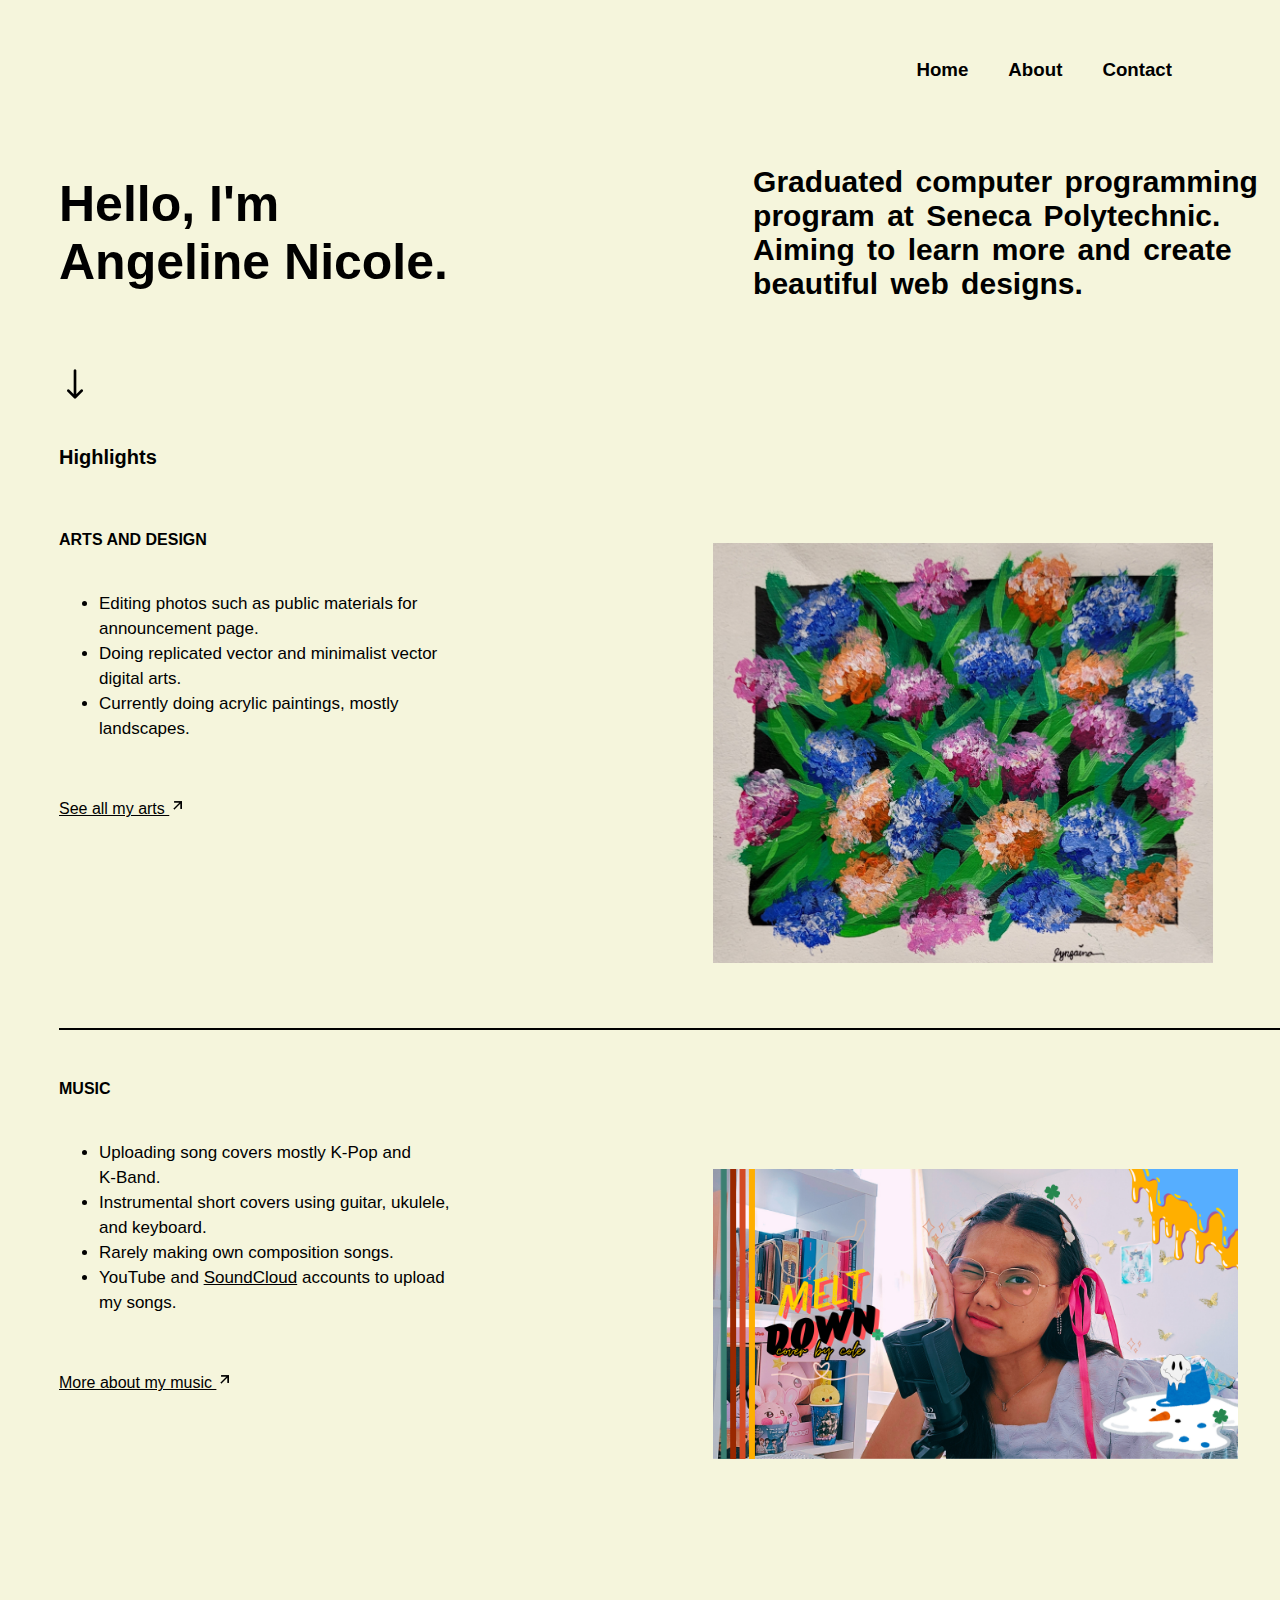
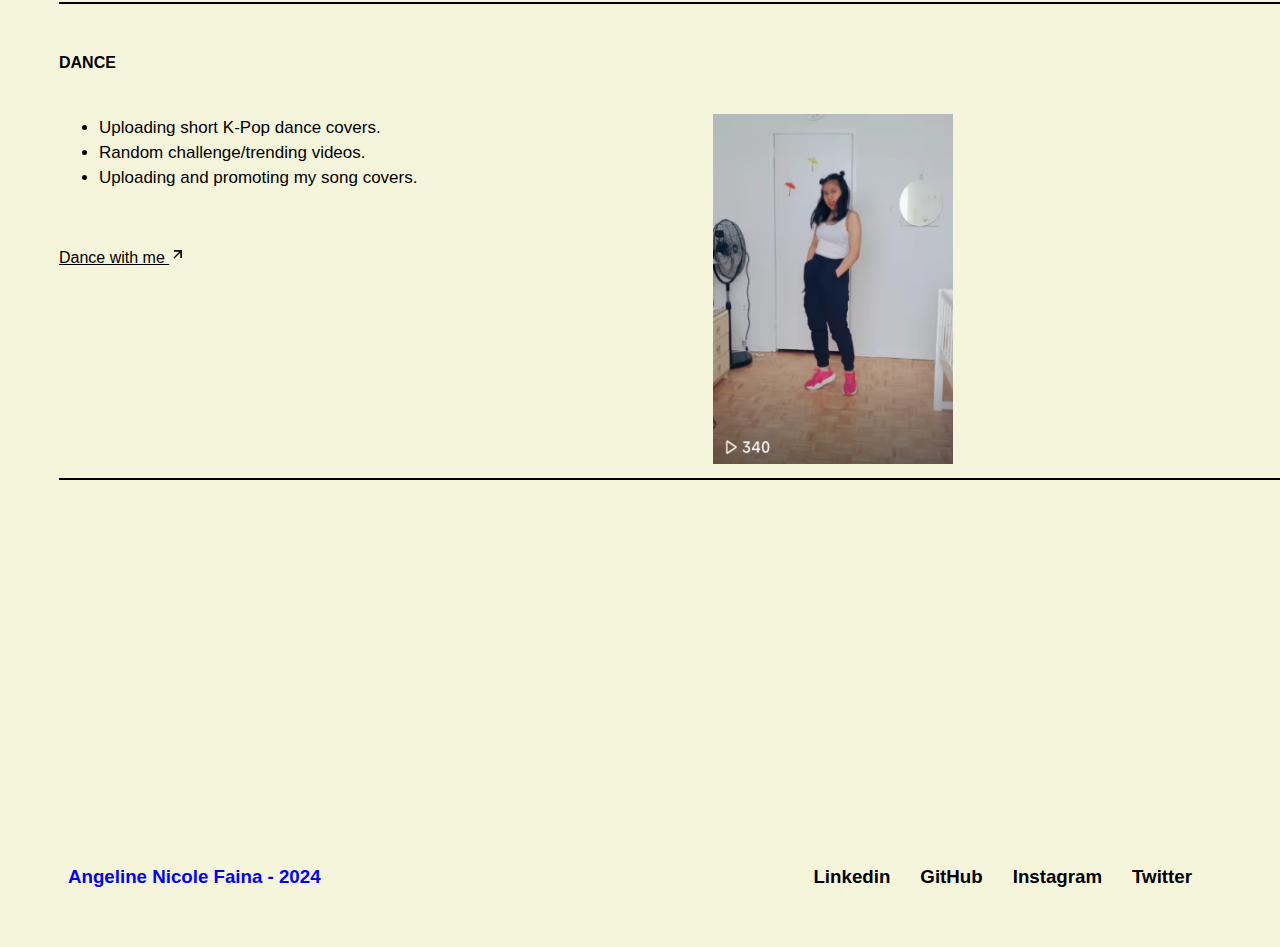
<file: index.html>
<!DOCTYPE html>
<html>
  <head>
    <title>Home Page</title>
    <link href="../css/index.css" rel="stylesheet">
  </head>
  <body>

    <!-- menu section including icons -->
    <section id="menu">
      <header>
        <nav>
          <!-- <a href="https://www.flaticon.com/free-icons/user" title="user icons">User icons created by Freepik - Flaticon</a> -->
          <img src="../image/user.png" alt="user-profile icon">
          <a href="./index.html"><h3>Home</h3></a>
          <a href="./about.html"><h3>About</h3></a>
          <a href="./contact.html"><h3>Contact</h3></a>
        </nav>
      </header>
    </section>

    <table>
    <!-- name and introduction -->
        <th scope="col"><h1>Hello, I'm<br>Angeline Nicole.</h1></th>
        <th scope="col"><h2>Graduated computer programming<br>program at Seneca Polytechnic.<br>Aiming to learn more and create<br>beautiful web designs.</h2></th>
      </tr>
      <tr>
        <!-- <a href="https://www.flaticon.com/free-icons/down-arrow" title="down arrow icons">Down arrow icons created by Handicon - Flaticon</a> -->
        <th scope="col"><img src="../image/down-arrow.png" alt="down-arrow icon"></th>
      </tr>

    <!-- highlights -->
    <main>
      <tr>
        <th colspan="2">
          <h3>Highlights</h3>
        </th>
      </tr>
      <div class="arts-and-design">
      <tr>
        <th>
          <h4>ARTS AND DESIGN</h4>
        </th>
        <td rowspan="2">
          <img src="../image/flowerpainting.jpg" alt="acrylic flower painting"/>
        </td>
      </tr>
      <tr>
          <td scope="row">
            <ul>
              <li>Editing photos such as public materials for<br>announcement page.</li>
              <li>Doing replicated vector and minimalist vector<br>digital arts.</li>
              <li>Currently doing acrylic paintings, mostly<br>landscapes.</li>
            </ul>
            <!-- <a href="https://www.flaticon.com/free-icons/up-right" title="up right icons">Up right icons created by Bharat Icons - Flaticon</a> -->
            <a href="https://www.instagram.com/mysticolee/" target="_blank">See all my arts
              <img src="../image/right-up.png" alt="right-up arrow">
            </a>
          </td>
      </div>

      <tr>
        <td colspan="3">
          <hr class="custom-line">
        </td>
      </tr>

      <div class="music">
        <tr>
          <th>
            <h4>MUSIC</h4>
          </th>
          <td rowspan="2">
            <img src="../image/songcoverthbn.png" alt="day6 melt down song cover thumbnail">
          </td>
        </tr>
          <td scope="row">
          <ul>
            <li>Uploading song covers mostly K-Pop and<br>K-Band.</li>
            <li>Instrumental short covers using guitar, ukulele,<br>and keyboard.</li>
            <li>Rarely making own composition songs.</li>
            <li>YouTube and <a href="https://soundcloud.com/cole-469833499" target="_blank">SoundCloud</a> accounts to upload<br>my songs.</li>
          </ul>
          <a href="https://www.youtube.com/@vocalyn" target="_blank">More about my music
            <img src="../image/right-up.png" alt="right-up arrow">
          </a>
          </td>
      </div>
      
      <tr>
        <td colspan="3">
          <hr class="custom-line">
        </td>
      </tr>

      <div class="dance">
        <tr>
          <th>
            <h4>DANCE</h4>
          </th>
          <td rowspan="2">
            <img src="../image/dancethumbnail.png" alt="water dance challenge thumbnail"/>
          </td>
        </tr>
          <td scope="row">
          <ul>
            <li>Uploading short K-Pop dance covers.</li>
            <li>Random challenge/trending videos.</li>
            <li>Uploading and promoting my song covers.</li>
          </ul>
          <a href="https://www.tiktok.com/@mysticolee" target="_blank">Dance with me
            <img src="../image/right-up.png" alt="right-up arrow">
          </a>
          </td>
      </div>
      
      <tr>
        <td colspan="3">
          <hr class="custom-line">
        </td>
      </tr> 
      
    </main>
    </table>
  </body>

  <!-- contact information -->
  <footer>
    <header>
      <br>
      <div class="footer-container">
        <h3>Angeline Nicole Faina - 2024</h3>
          <div class="socials">
            <a href="https://www.linkedin.com/in/lynfaina/" target="_blank"><h3>Linkedin</h3></a>
            <a href="https://github.com/lynfaina" target="_blank"><h3>GitHub</h3></a>
            <a href="https://www.instagram.com/lynfaina/" target="_blank"><h3>Instagram</h3></a>
            <a href="https://x.com/mysticalyn" target="_blank"><h3>Twitter</h3></a>
          </div>
      </div>
    </header>
  </footer>
</html>
</file>
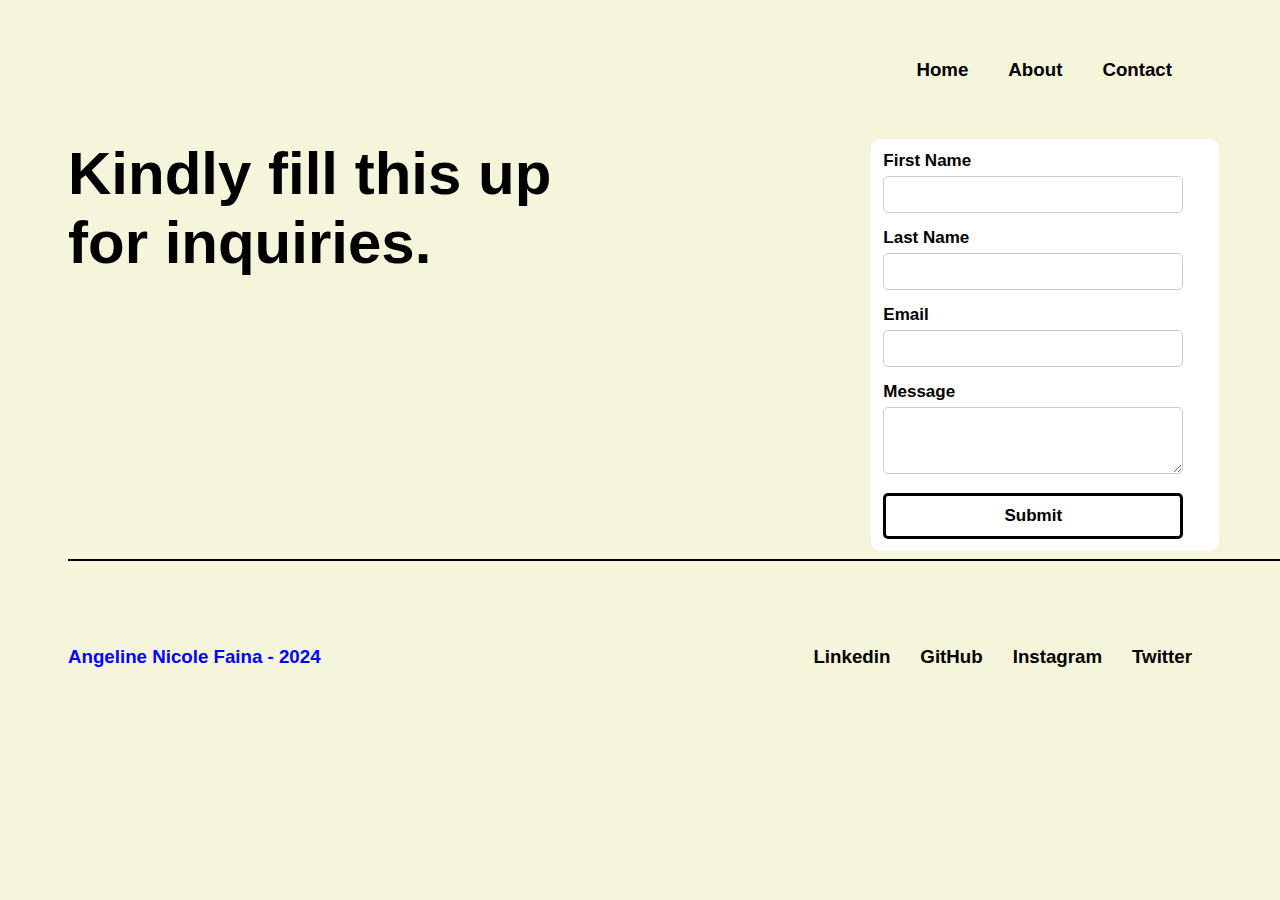
<file: contact.html>
<!DOCTYPE html>
<html>
  <head>
    <title>Contact Page</title>
    <link href="../css/contact.css" rel="stylesheet">
  </head>
  <body>

    <!-- menu section including icons -->
    <section id="menu">
        <header>
          <nav>
            <!-- <a href="https://www.flaticon.com/free-icons/user" title="user icons">User icons created by Freepik - Flaticon</a> -->
            <img src="../image/user.png" alt="user-profile icon">
            <a href="./index.html"><h3>Home</h3></a>
            <a href="./about.html"><h3>About</h3></a>
            <a href="./contact.html"><h3>Contact</h3></a>
          </nav>
        </header>
      </section>

    <section id="body">
      <div class="container">
        <!-- opening greetings -->
        <h1>Kindly fill this up<br>for inquiries.</h1>

      <main>
      <!-- form to send to operator's email -->
        <div class="form-container">
          <form action="../html/submit.html" method="POST">
            <label for="name">First Name</label>
            <br>
            <input type="text" name="name" id="name" pattern="[a-zA-Z]+">
            <br>
            <label for="surname">Last Name</label>
            <br>
            <input type="text" name="surname" id="surname" required pattern="[a-zA-Z]+">
            <br>
            <label for="email">Email</label>
            <br>
            <input type="text" name="email" id="email" required>
            <br>
            <label for="message">Message</label>
            <br>
            <textarea name="message" id="message" rows="3" cols="15" required>
            </textarea>
            <br>
            <button type="submit">Submit</button>
          </form>
        </div>
      </div>
    </main>

    </section>

    <hr class="custom-line">

  </body>
  
  <!-- contact information -->
  <footer>
    <header>
      <br>
      <div class="footer-container">
        <h3>Angeline Nicole Faina - 2024</h3>
          <div class="socials">
            <a href="https://www.linkedin.com/in/lynfaina/" target="_blank"><h3>Linkedin</h3></a>
            <a href="https://github.com/lynfaina" target="_blank"><h3>GitHub</h3></a>
            <a href="https://www.instagram.com/lynfaina/" target="_blank"><h3>Instagram</h3></a>
            <a href="https://x.com/mysticalyn" target="_blank"><h3>Twitter</h3></a>
          </div>
      </div>
    </header>
  </footer>
</html>
</file>
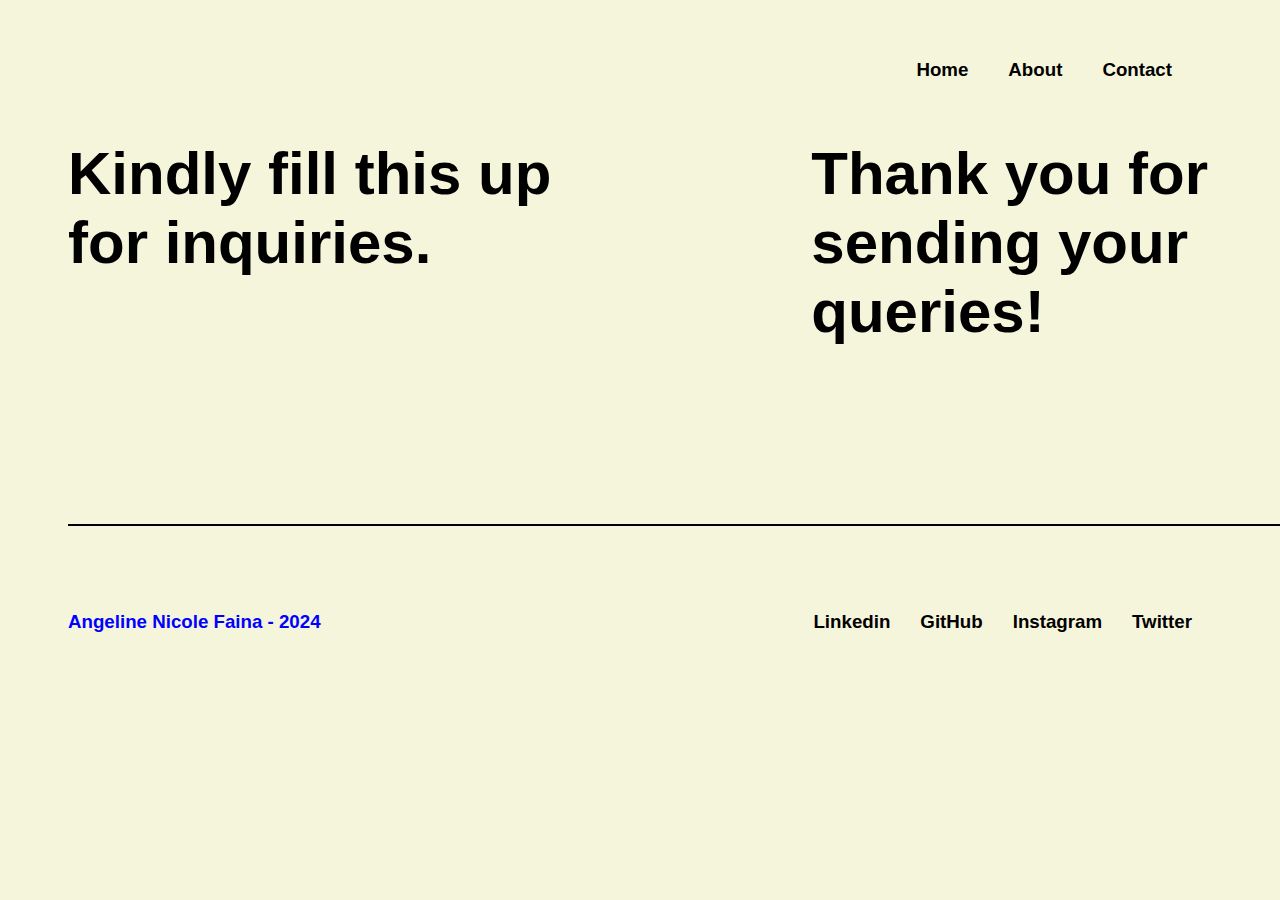
<file: submit.html>
<!DOCTYPE html>
<html>
  <head>
    <title>Submit Page</title>
    <link href="../css/submit.css" rel="stylesheet">
  </head>
  <body>

    <!-- menu section including icons -->
    <section id="menu">
        <header>
          <nav>
            <!-- <a href="https://www.flaticon.com/free-icons/user" title="user icons">User icons created by Freepik - Flaticon</a> -->
            <img src="../image/user.png" alt="user-profile icon">
            <a href="./index.html"><h3>Home</h3></a>
            <a href="./about.html"><h3>About</h3></a>
            <a href="./contact.html"><h3>Contact</h3></a>
          </nav>
        </header>
      </section>

    <section id="body">
      <!-- opening greetings -->
      <div class="container">
          <h1>Kindly fill this up<br>for inquiries.</h1>
        <div class="submit-container">
          <h2>Thank you for sending your queries!</h2>
        </div>
      </div>
    </section>

    <hr class="custom-line">

  </body>
  
  <!-- contact information -->
  <footer>
    <header>
      <br>
      <div class="footer-container">
        <h3>Angeline Nicole Faina - 2024</h3>
          <div class="socials">
            <a href="https://www.linkedin.com/in/lynfaina/" target="_blank"><h3>Linkedin</h3></a>
            <a href="https://github.com/lynfaina" target="_blank"><h3>GitHub</h3></a>
            <a href="https://www.instagram.com/lynfaina/" target="_blank"><h3>Instagram</h3></a>
            <a href="https://x.com/mysticalyn" target="_blank"><h3>Twitter</h3></a>
          </div>
      </div>
    </header>
  </footer>
</html>
</file>
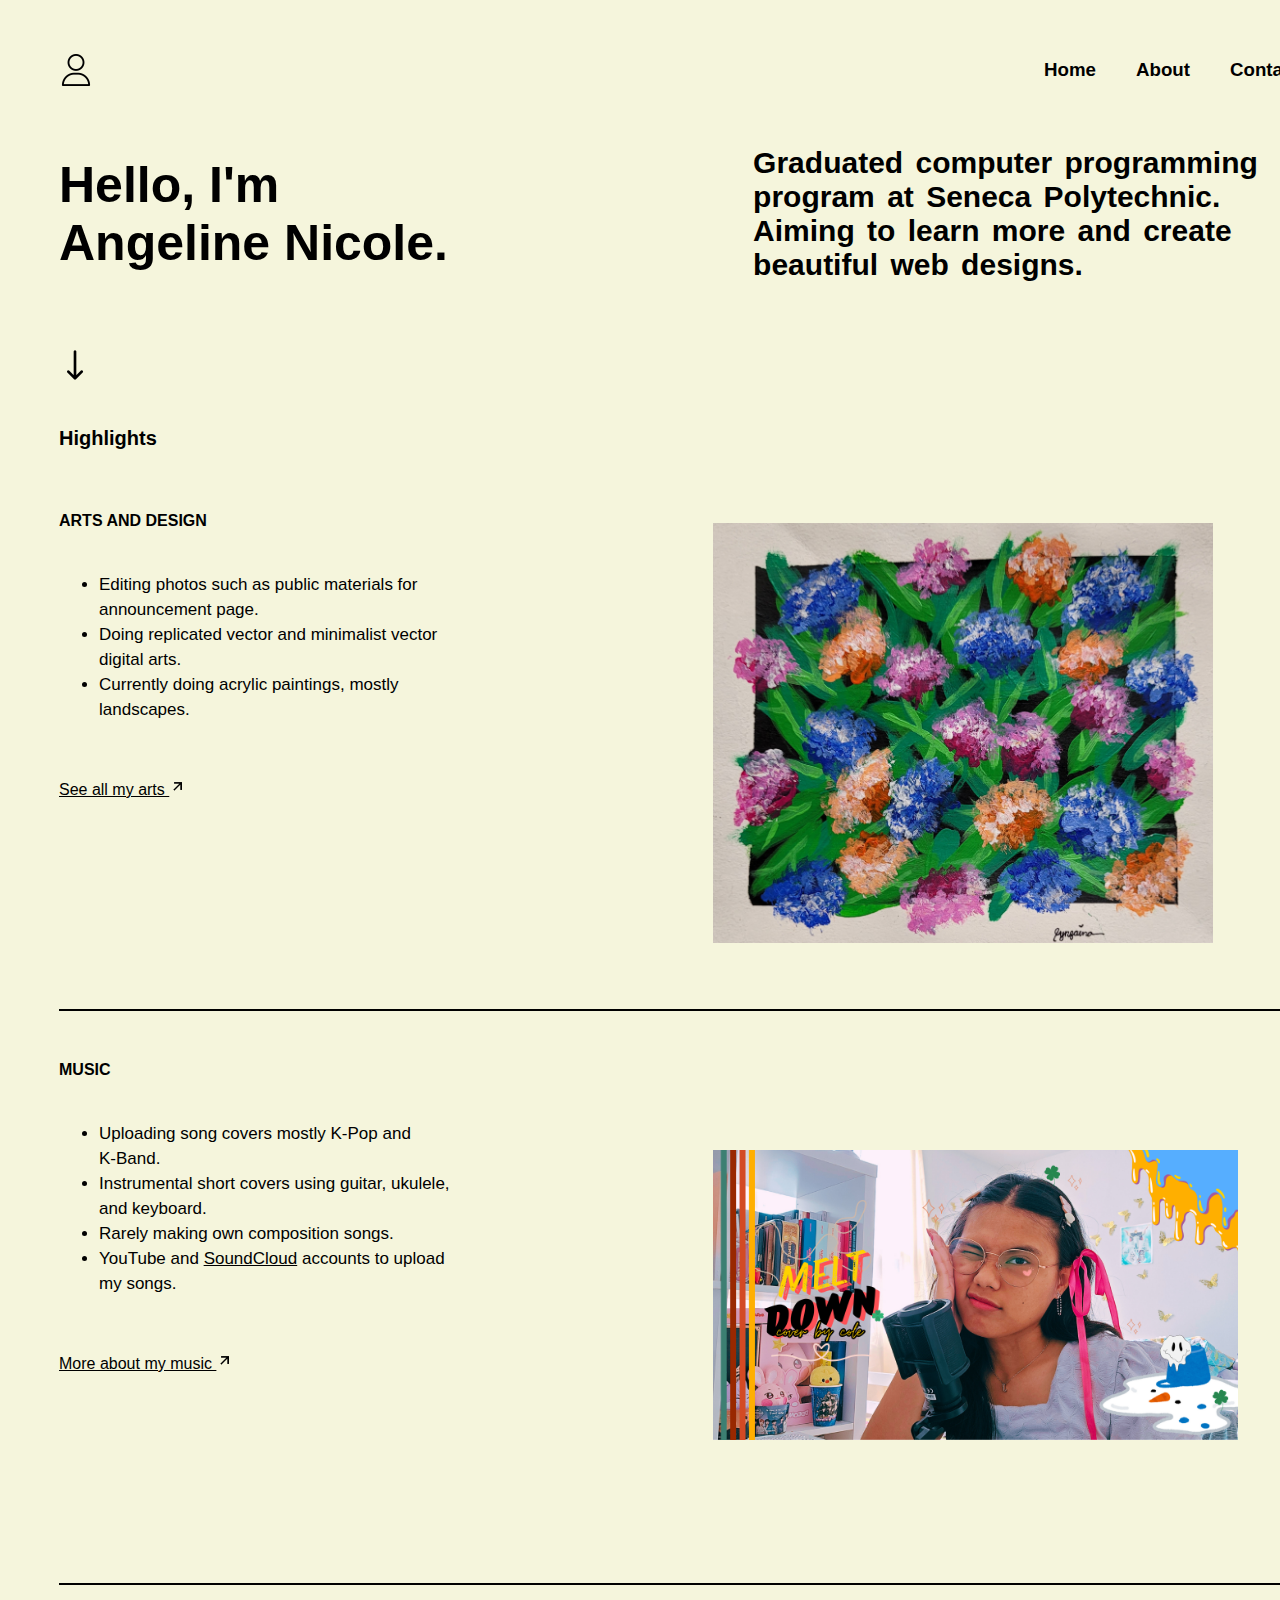
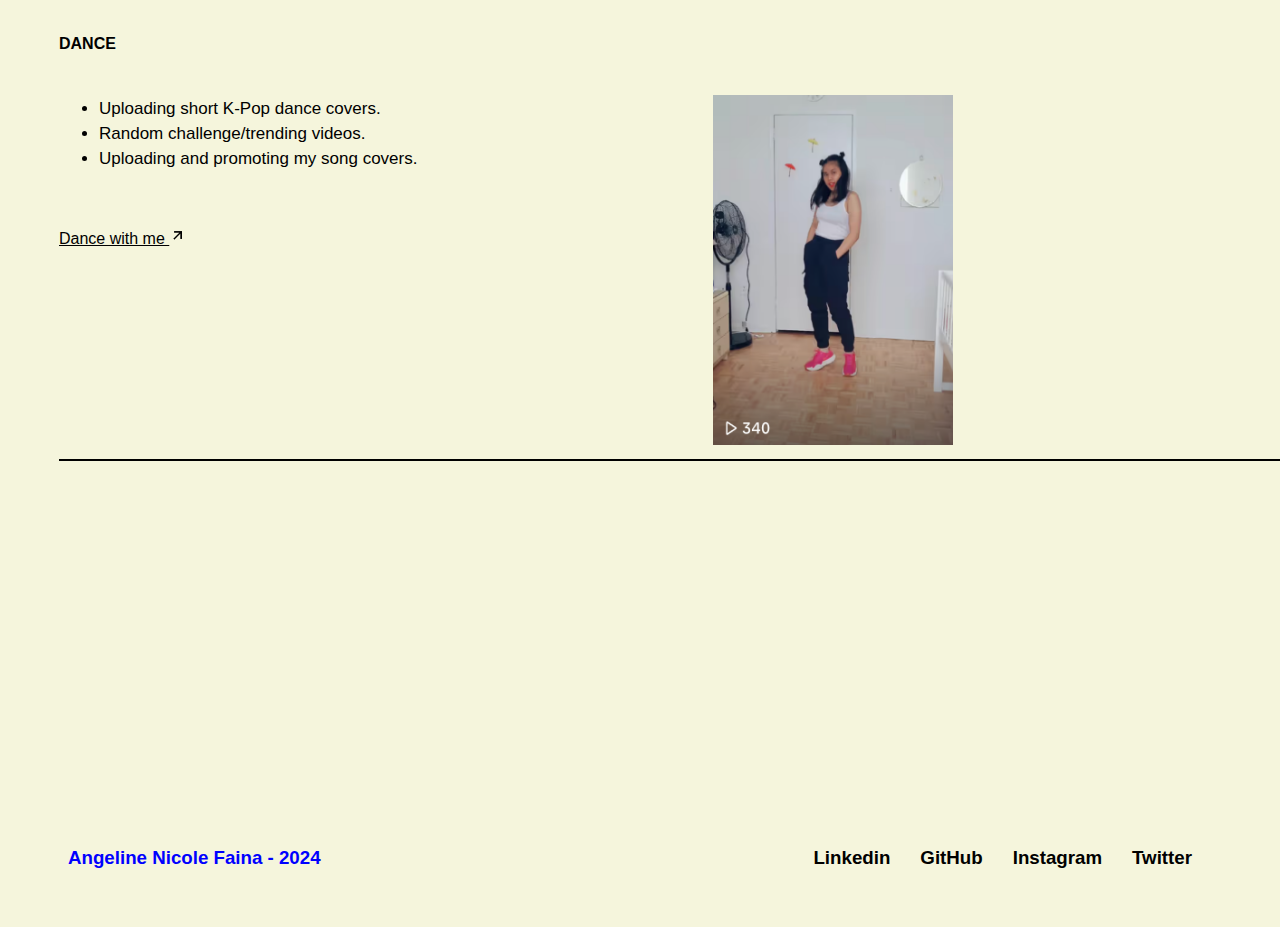
<file: html/home.html>
<!DOCTYPE html>
<html>
  <head>
    <title>Home Page</title>
    <link href="../css/home.css" rel="stylesheet">
  </head>
  <body>

    <!-- menu section including icons -->
    <section id="menu">
      <header>
        <nav>
          <div class="attribute-credit"><a href="https://www.flaticon.com/free-icons/user" title="user icons">User icons created by Freepik - Flaticon</a></div>
          <img src="../image/user.png" alt="user-profile icon">
          <a href="./home.html"><h3>Home</h3></a>
          <a href="./about.html"><h3>About</h3></a>
          <a href="./contact.html"><h3>Contact</h3></a>
        </nav>
      </header>
    </section>

    <table>
    <!-- name and introduction -->
        <th scope="col"><h1>Hello, I'm<br>Angeline Nicole.</h1></th>
        <th scope="col"><h2>Graduated computer programming<br>program at Seneca Polytechnic.<br>Aiming to learn more and create<br>beautiful web designs.</h2></th>
      </tr>
      <tr>
        <div class="attribute-credit"><a href="https://www.flaticon.com/free-icons/down-arrow" title="down arrow icons">Down arrow icons created by Handicon - Flaticon</a></div>
        <th scope="col"><img src="../image/down-arrow.png" alt="down-arrow icon"></th>
      </tr>

    <!-- highlights -->
    <main>
      <tr>
        <th colspan="2">
          <h3>Highlights</h3>
        </th>
      </tr>
      <div class="arts-and-design">
      <tr>
        <th>
          <h4>ARTS AND DESIGN</h4>
        </th>
        <td rowspan="2">
          <img src="../image/flowerpainting.jpg" alt="acrylic flower painting"/>
        </td>
      </tr>
      <tr>
          <td scope="row">
            <ul>
              <li>Editing photos such as public materials for<br>announcement page.</li>
              <li>Doing replicated vector and minimalist vector<br>digital arts.</li>
              <li>Currently doing acrylic paintings, mostly<br>landscapes.</li>
            </ul>
            <div class="attribute-credit"><a href="https://www.flaticon.com/free-icons/up-right" title="up right icons">Up right icons created by Bharat Icons - Flaticon</a></div>
            <a href="https://www.instagram.com/mysticolee/" target="_blank">See all my arts
              <img src="../image/right-up.png" alt="right-up arrow">
            </a>
          </td>
      </div>

      <tr>
        <td colspan="3">
          <hr class="custom-line">
        </td>
      </tr>

      <div class="music">
        <tr>
          <th>
            <h4>MUSIC</h4>
          </th>
          <td rowspan="2">
            <img src="../image/songcoverthbn.png" alt="day6 melt down song cover thumbnail">
          </td>
        </tr>
          <td scope="row">
          <ul>
            <li>Uploading song covers mostly K-Pop and<br>K-Band.</li>
            <li>Instrumental short covers using guitar, ukulele,<br>and keyboard.</li>
            <li>Rarely making own composition songs.</li>
            <li>YouTube and <a href="https://soundcloud.com/cole-469833499" target="_blank">SoundCloud</a> accounts to upload<br>my songs.</li>
          </ul>
          <a href="https://www.youtube.com/@vocalyn" target="_blank">More about my music
            <img src="../image/right-up.png" alt="right-up arrow">
          </a>
          </td>
      </div>
      
      <tr>
        <td colspan="3">
          <hr class="custom-line">
        </td>
      </tr>

      <div class="dance">
        <tr>
          <th>
            <h4>DANCE</h4>
          </th>
          <td rowspan="2">
            <img src="../image/dancethumbnail.png" alt="water dance challenge thumbnail"/>
          </td>
        </tr>
          <td scope="row">
          <ul>
            <li>Uploading short K-Pop dance covers.</li>
            <li>Random challenge/trending videos.</li>
            <li>Uploading and promoting my song covers.</li>
          </ul>
          <a href="https://www.tiktok.com/@mysticolee" target="_blank">Dance with me
            <img src="../image/right-up.png" alt="right-up arrow">
          </a>
          </td>
      </div>
      
      <tr>
        <td colspan="3">
          <hr class="custom-line">
        </td>
      </tr> 
      
    </main>
    </table>
  </body>

  <!-- contact information -->
  <footer>
    <header>
      <br>
      <div class="footer-container">
        <h3>Angeline Nicole Faina - 2024</h3>
          <div class="socials">
            <a href="https://www.linkedin.com/in/lynfaina/" target="_blank"><h3>Linkedin</h3></a>
            <a href="https://github.com/lynfaina" target="_blank"><h3>GitHub</h3></a>
            <a href="https://www.instagram.com/lynfaina/" target="_blank"><h3>Instagram</h3></a>
            <a href="https://x.com/mysticalyn" target="_blank"><h3>Twitter</h3></a>
          </div>
      </div>
    </header>
  </footer>
</html>
</file>
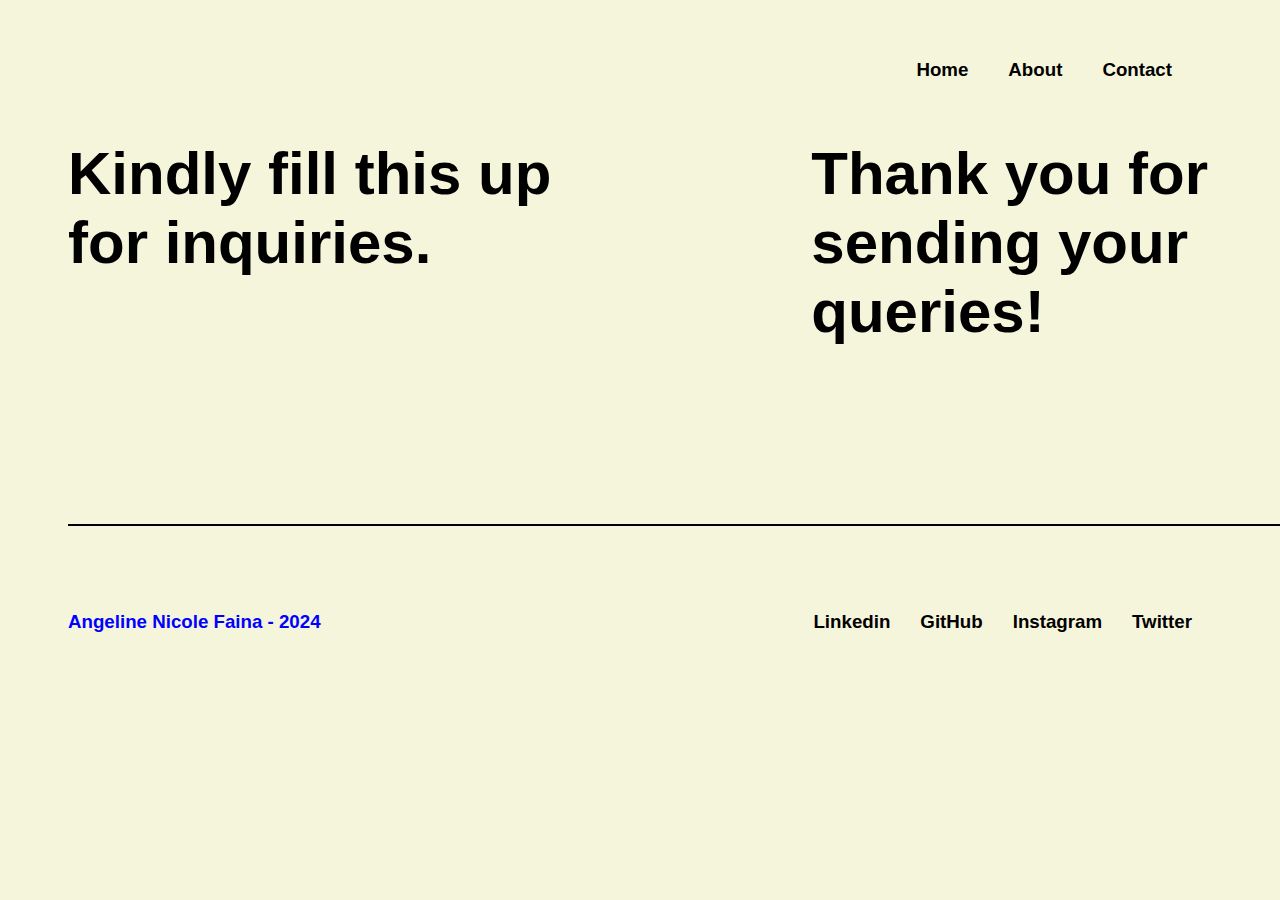
<file: html/submit.html>
<!DOCTYPE html>
<html>
  <head>
    <title>Submit Page</title>
    <link href="../css/submit.css" rel="stylesheet">
  </head>
  <body>

    <!-- menu section including icons -->
    <section id="menu">
        <header>
          <nav>
            <div class="attribute-credit"><a href="https://www.flaticon.com/free-icons/user" title="user icons">User icons created by Freepik - Flaticon</a></div>
            <img src="../image/user.png" alt="user-profile icon">
            <a href="./home.html"><h3>Home</h3></a>
            <a href="./about.html"><h3>About</h3></a>
            <a href="./contact.html"><h3>Contact</h3></a>
          </nav>
        </header>
      </section>

    <section id="body">
      <!-- opening greetings -->
      <div class="container">
          <h1>Kindly fill this up<br>for inquiries.</h1>
        <div class="submit-container">
          <!-- unsupported if Formspree is used -->
          <h2>Thank you for sending your queries!</h2>
        </div>
      </div>
    </section>

    <hr class="custom-line">

  </body>
  
  <!-- contact information -->
  <footer>
    <header>
      <br>
      <div class="footer-container">
        <h3>Angeline Nicole Faina - 2024</h3>
          <div class="socials">
            <a href="https://www.linkedin.com/in/lynfaina/" target="_blank"><h3>Linkedin</h3></a>
            <a href="https://github.com/lynfaina" target="_blank"><h3>GitHub</h3></a>
            <a href="https://www.instagram.com/lynfaina/" target="_blank"><h3>Instagram</h3></a>
            <a href="https://x.com/mysticalyn" target="_blank"><h3>Twitter</h3></a>
          </div>
      </div>
    </header>
  </footer>
</html>
</file>
<file: css/index.css>
* {
    font-family: 'Arial', sans-serif;
    background-color: #f5f5dc;
}

#menu img {
    height: 32px;
    width: 32px;
    margin-right: 952px;
}

#menu nav {
    display: flex;
    justify-content: flex-end;
    align-items: center;
    padding: 20px 30px;
    margin: 20px 30px;
}

#menu nav a {
    color:#000000;
    text-decoration: none;
    margin-right: 40px;
}

table {
    border-collapse: collapse;
    text-align: left;
    padding: 10px 50px 300px;
    margin: 10px 50px 300px;
}

th h1 {
    font-size: 50px;
    padding-right: 70px;
    margin-right: 70px;
}

th h2 {
    font-size: 30px;
    word-spacing: 4px;
    padding-left: 70px;
    margin-left: 70px;
}

th img {
    height: 32px;
    width: 32px;
    padding-top: 20px;
    margin-top: 20px;
}

th h3 {
    font-size: 20px;
    padding-top: 20px;
    margin-top: 20px;
}

th h4 {
    padding: 20px 0px;
    margin: 20px 0px;
}

ul {
    padding-top: 0px;
    margin-top: 0px;
}

li {
    font-size: 17px;
    padding-right: 70px;
    margin-right: 70px;
    line-height: 25px;
}

td a {
    display: inline-block;
    padding: 20px 0px 100px;
    margin: 20px 0px 100px;
    color: #000000;
}

td a img[src*='right-up'] {
    height: 17px;
    width: 17px;
}

td img[src*='flowerpainting'] {
    width: 500px;
    height: 420px;
    padding-left: 50px;
    margin-left: 50px;
}

.custom-line {
    border: none;
    width: 1225px;
    height: 2px;
    background-color: #000000;
}

li a[href*='cole-469833499'] {
    text-decoration: underline;
    padding: 0px;
    margin: 0px;
}

td img[src*='songcoverthbn.png'] {
    width: 525px;
    height: 290px;
    padding-left: 50px;
    margin-left: 50px;
}

td img[src*='dancethumbnail.png'] {
    width: 240px;
    height: 350px;
    padding: 50px 50px 0px;
    margin: 50px 50px 0px;
}

.footer-container {
    display: flex;
    justify-content: space-between;
    align-items: center;
    padding: 20px 30px;
    margin: 20px 30px;
}

.footer-container h3 {
    color: #0000ff;
}

/* footer */
.socials {
    display: flex;
    gap: 10px;
}

/* footer */
.socials a h3 {
    color: #000000;
}

.socials a {
    text-decoration: none;
    padding-right: 10px;
    margin-right: 10px;
}
</file>
<file: css/contact.css>
/* body */
/* default font */
* {
    font-family: 'Arial', sans-serif;
    background-color: #f5f5dc;
}

.attribute-credit {
    display: none;
}

/* menu icon */
#menu img {
    height: 32px;
    width: 32px;
    margin-right: 952px;
}

#menu nav {
    display: flex;
    justify-content: flex-end;
    align-items: center;
    padding: 20px 30px;
    margin:  20px 30px;
}

#menu nav a {
    color: #000000;
    text-decoration: none;
    margin-right: 40px;
}

/* opening greetings */
h1 {
    font-size: 60px;
    text-align: left;
    padding: 0px 10px 0px 30px;
    margin: 0px 0px 0px 30px;
}

.container {
    display: flex;
    justify-content: flex-start;
    gap: 310px;
    box-sizing: border-box;
}

form {
    width: 100%; 
    max-width: 400px; 
    background-color: #ffffff;
    border: 12px solid #ffffff;
    border-radius: 10px;
}
  
label {
    font-size: 17px;
    font-weight: bold;
    background-color: #ffffff;
}
  
input, textarea {
    width: 300px;
    padding: 10px;
    margin: 5px 0 15px 0;
    box-sizing: border-box;
    border: 1px solid #ccc;
    border-radius: 5px;
    background-color: #ffffff;
}
  
button {
    font-size: 17px;
    font-weight: bold;
    width: 300px;
    padding: 10px;
    background-color: #000;
    color: #000;
    border: solid;
    border-radius: 5px;
    cursor: pointer;
    background-color: #ffffff;
}
  
button:hover {
    background-color: #444;
}

.custom-line {
    border: none;
    width: 1245px;
    height: 2px;
    background-color: #000000;
    margin-left: 60px;
    text-align: left;
}

/* footer */
.footer-container {
    display: flex;
    justify-content: space-between;
    align-items: center;
    padding: 20px 30px;
    margin: 20px 30px;
}

/* portfolio user's name */
/* date published */
.footer-container h3 {
    color: #0000ff;
}

/* footer */
.socials {
    display: flex;
    gap: 10px;
}

/* footer */
.socials a h3 {
    color: #000000;
}

.socials a {
    text-decoration: none;
    padding-right: 10px;
    margin-right: 10px;
}
</file>
<file: css/submit.css>
/* body */
/* default font */
* {
    font-family: 'Arial', sans-serif;
    background-color: #f5f5dc;
}

.attribute-credit {
    display: none;
}

/* menu icon */
#menu img {
    height: 32px;
    width: 32px;
    margin-right: 952px;
}

#menu nav {
    display: flex;
    justify-content: flex-end;
    align-items: center;
    padding: 20px 30px;
    margin:  20px 30px;
}

#menu nav a {
    color: #000000;
    text-decoration: none;
    margin-right: 40px;
}

.container {
    display: flex;
    justify-content: flex-start;
    gap: 250px;
    box-sizing: border-box;
}

/* opening greetings */
h1 {
    font-size: 60px;
    text-align: left;
    padding: 0px 10px 0px 30px;
    margin: 0px 0px 0px 30px;
}

.submit-container {
    width: 100%;
    max-width: 400px; 
}

/* after submission message */
h2 {
    font-size: 60px;
    text-align: left;
    margin-top: 0px;
    margin-bottom: 170px;
}

.custom-line {
    border: none;
    width: 1245px;
    height: 2px;
    background-color: #000000;
    margin-left: 60px;
    text-align: left;
}

/* footer */
.footer-container {
    display: flex;
    justify-content: space-between;
    align-items: center;
    padding: 20px 30px;
    margin: 20px 30px;
}

/* portfolio user's name */
/* date published */
.footer-container h3 {
    color: #0000ff;
}

.socials {
    display: flex;
    gap: 10px;
}

.socials a h3 {
    color: #000000;
}

.socials a {
    text-decoration: none;
    padding-right: 10px;
    margin-right: 10px;
}
</file>
<file: css/home.css>
/* body */
/* default font */
* {
    font-family: 'Arial', sans-serif;
    background-color: #f5f5dc;
}

.attribute-credit {
    display: none;
}

/* fixed while scrolling */
#menu {
    position: fixed;
    top: 0px;
    left: 0px;
}

/* menu icon */
#menu img {
    height: 32px;
    width: 32px;
    margin-right: 952px;
}

#menu nav {
    display: flex;
    justify-content: flex-end;
    align-items: center;
    padding: 20px 30px;
    margin: 20px 30px;
}

#menu nav a {
    color:#000000;
    text-decoration: none;
    margin-right: 40px;
}

/* body */
table {
    border-collapse: collapse;
    text-align: left;
    padding: 120px 50px 300px;
    margin: 120px 50px 300px;
}

/* portfolio user's name */
th h1 {
    font-size: 50px;
    padding-right: 70px;
    margin-right: 70px;
}

/* portfolio user's introduction */
th h2 {
    font-size: 30px;
    word-spacing: 4px;
    padding-left: 70px;
    margin-left: 70px;
}

/* arrow icon */
th img {
    height: 32px;
    width: 32px;
    padding-top: 20px;
    margin-top: 20px;
}

/* highlight */
th h3 {
    font-size: 20px;
    padding-top: 20px;
    margin-top: 20px;
}

/* arts and design */
th h4 {
    padding: 20px 0px;
    margin: 20px 0px;
}

/* list of description */
ul {
    padding-top: 0px;
    margin-top: 0px;
}

/* description */
li {
    font-size: 17px;
    padding-right: 70px;
    margin-right: 70px;
    line-height: 25px;
}

/* link to see more */
td a {
    display: inline-block;
    padding: 20px 0px 100px;
    margin: 20px 0px 100px;
    color: #000000;
}

/* right-up arrow icon */
td a img[src*='right-up'] {
    height: 17px;
    width: 17px;
}

td img[src*='flowerpainting'] {
    width: 500px;
    height: 420px;
    padding-left: 50px;
    margin-left: 50px;
}

.custom-line {
    border: none;
    width: 1225px;
    height: 2px;
    background-color: #000000;
}

/* soundcloud click link */
li a[href*='cole-469833499'] {
    text-decoration: underline;
    padding: 0px;
    margin: 0px;
}

td img[src*='songcoverthbn.png'] {
    width: 525px;
    height: 290px;
    padding-left: 50px;
    margin-left: 50px;
}

td img[src*='dancethumbnail.png'] {
    width: 240px;
    height: 350px;
    padding: 50px 50px 0px;
    margin: 50px 50px 0px;
}

/* footer */
.footer-container {
    display: flex;
    justify-content: space-between;
    align-items: center;
    padding: 20px 30px;
    margin: 20px 30px;
}

/* portfolio user's name */
/* date published */
.footer-container h3 {
    color: #0000ff;
}

.socials {
    display: flex;
    gap: 10px;
}

.socials a h3 {
    color: #000000;
}

.socials a {
    text-decoration: none;
    padding-right: 10px;
    margin-right: 10px;
}
</file>
